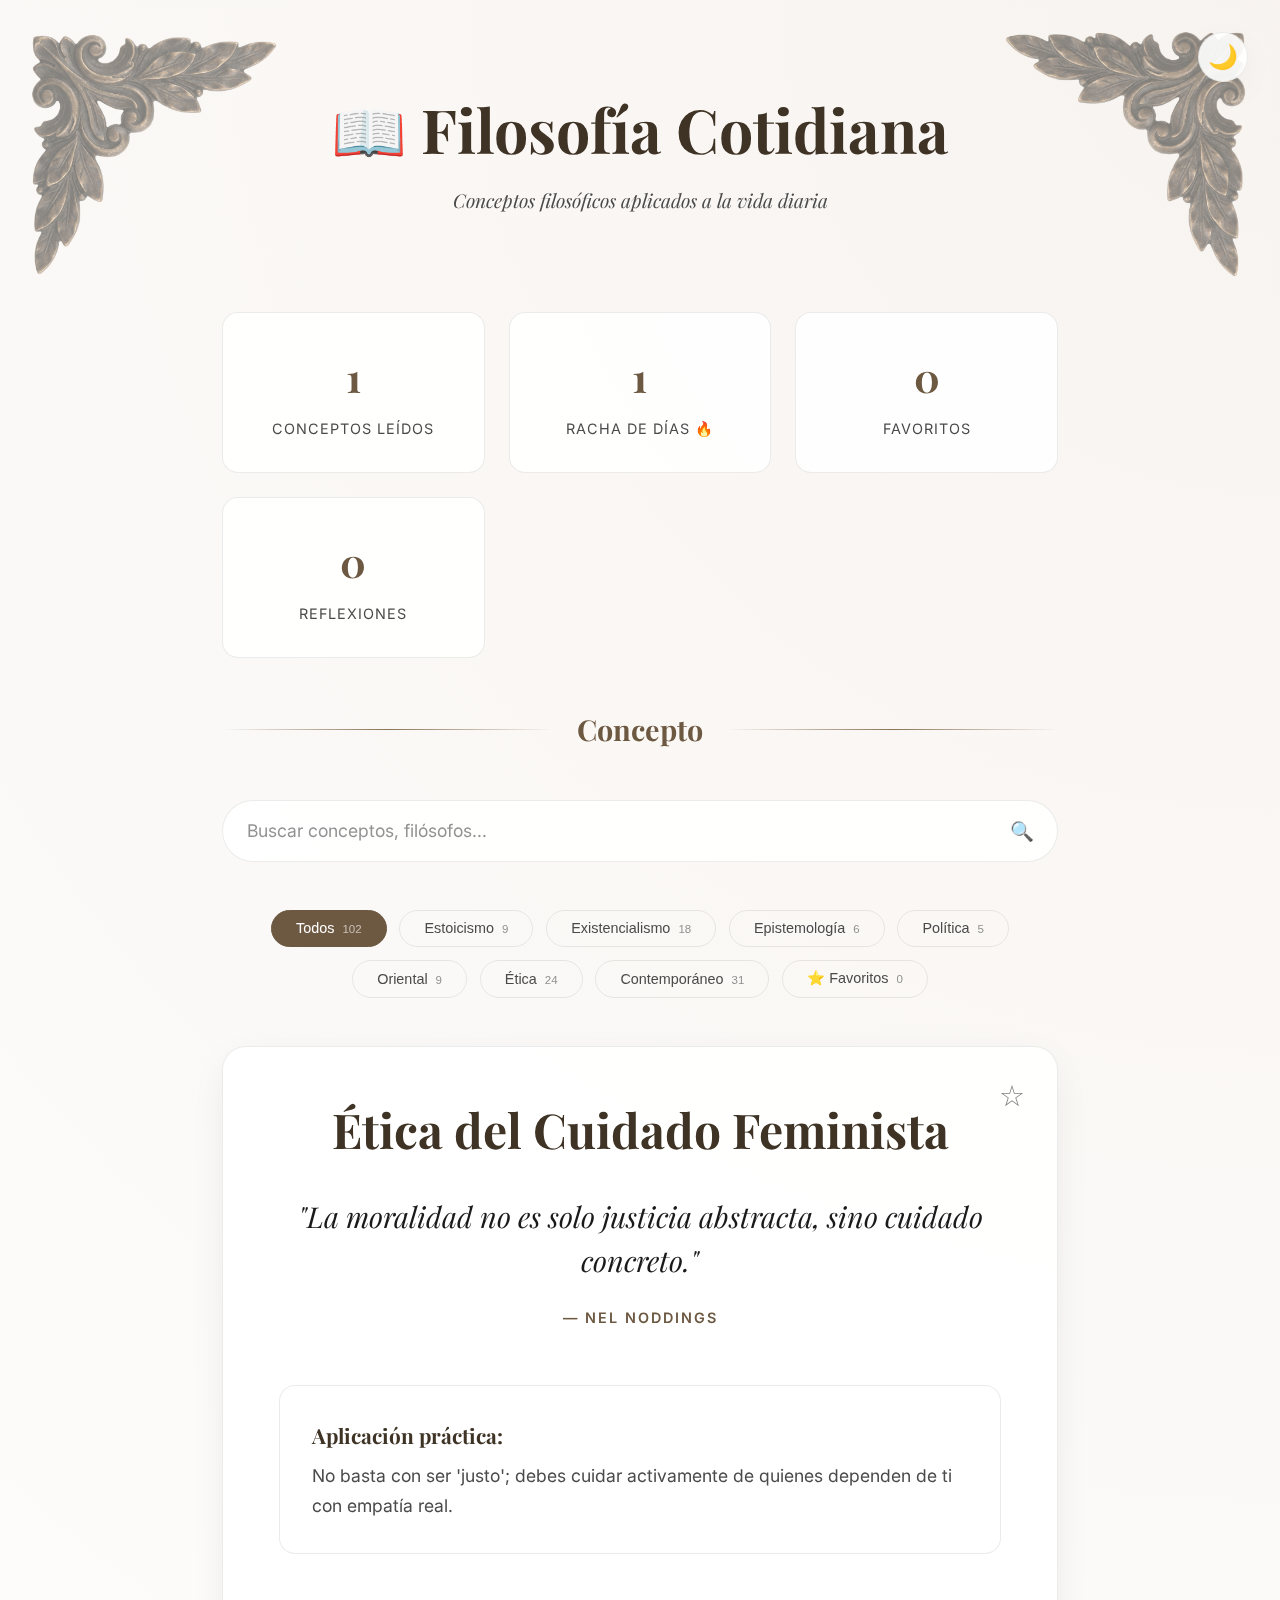
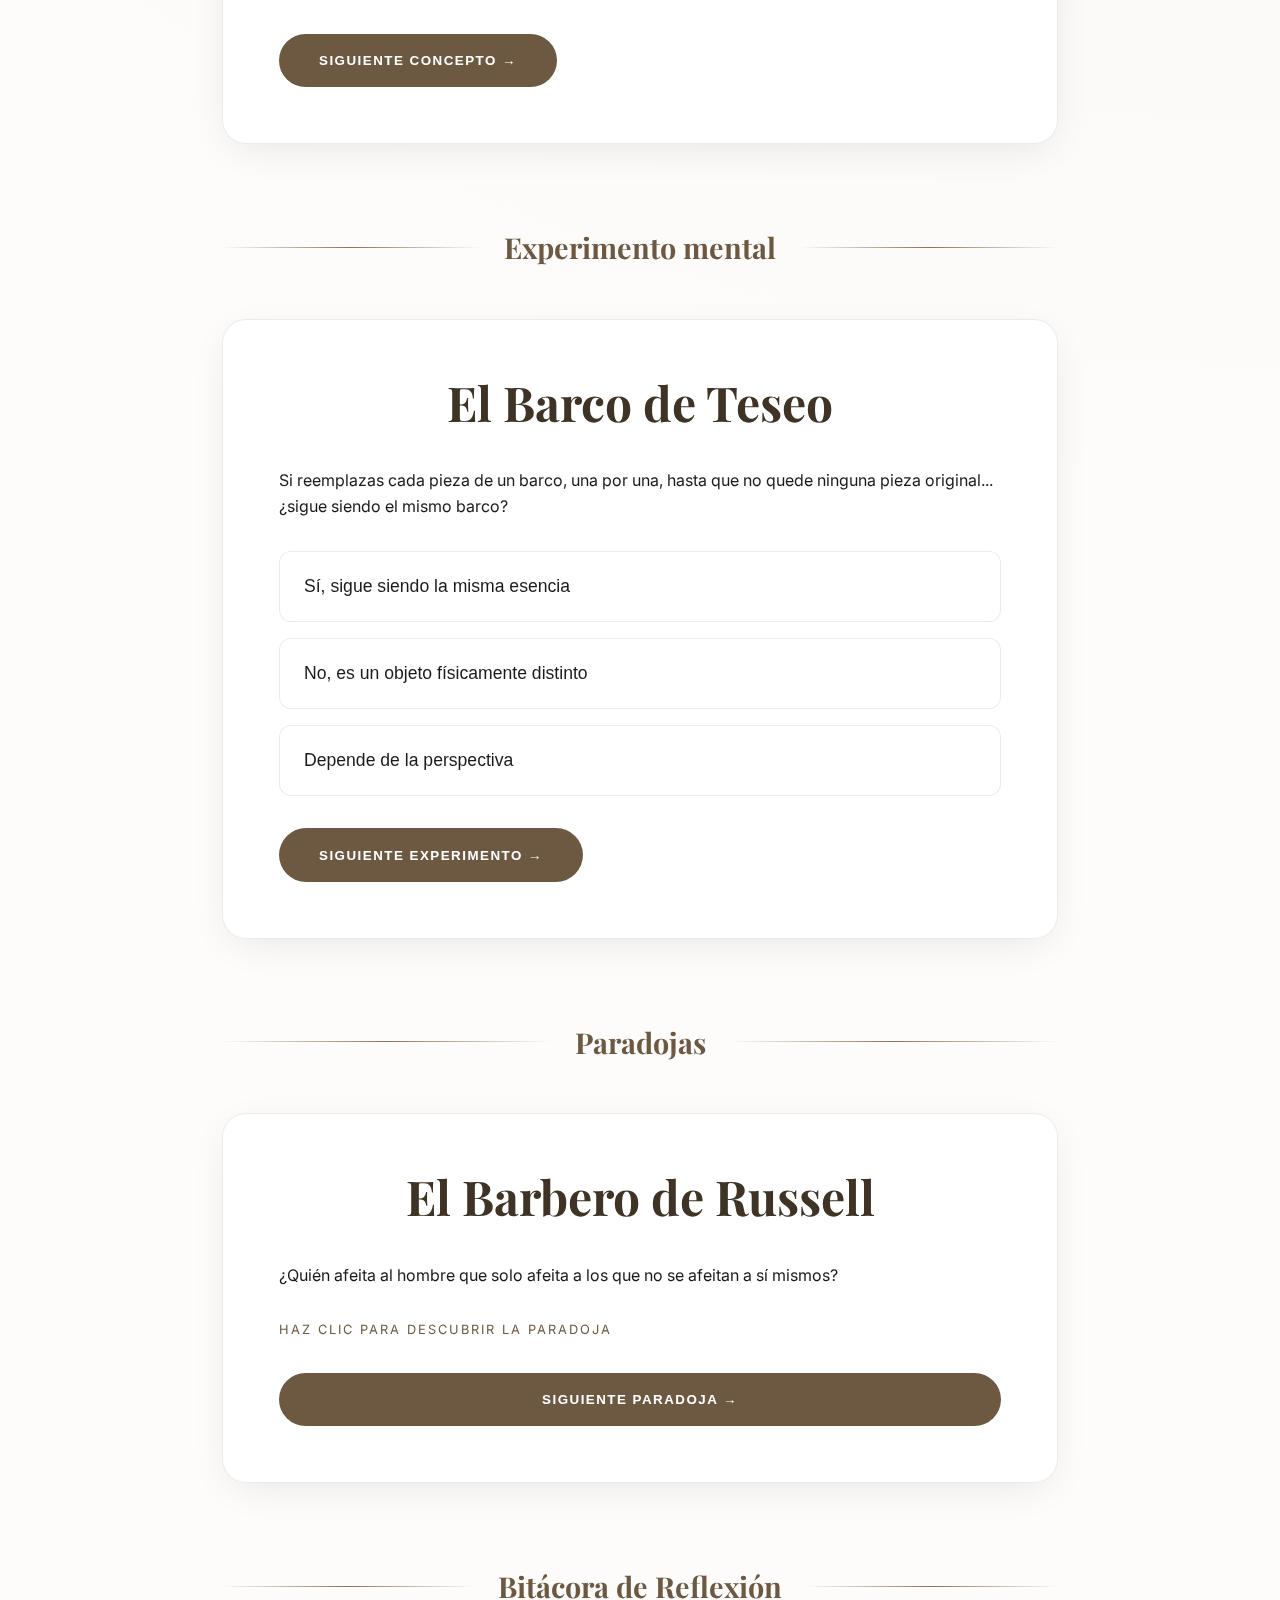
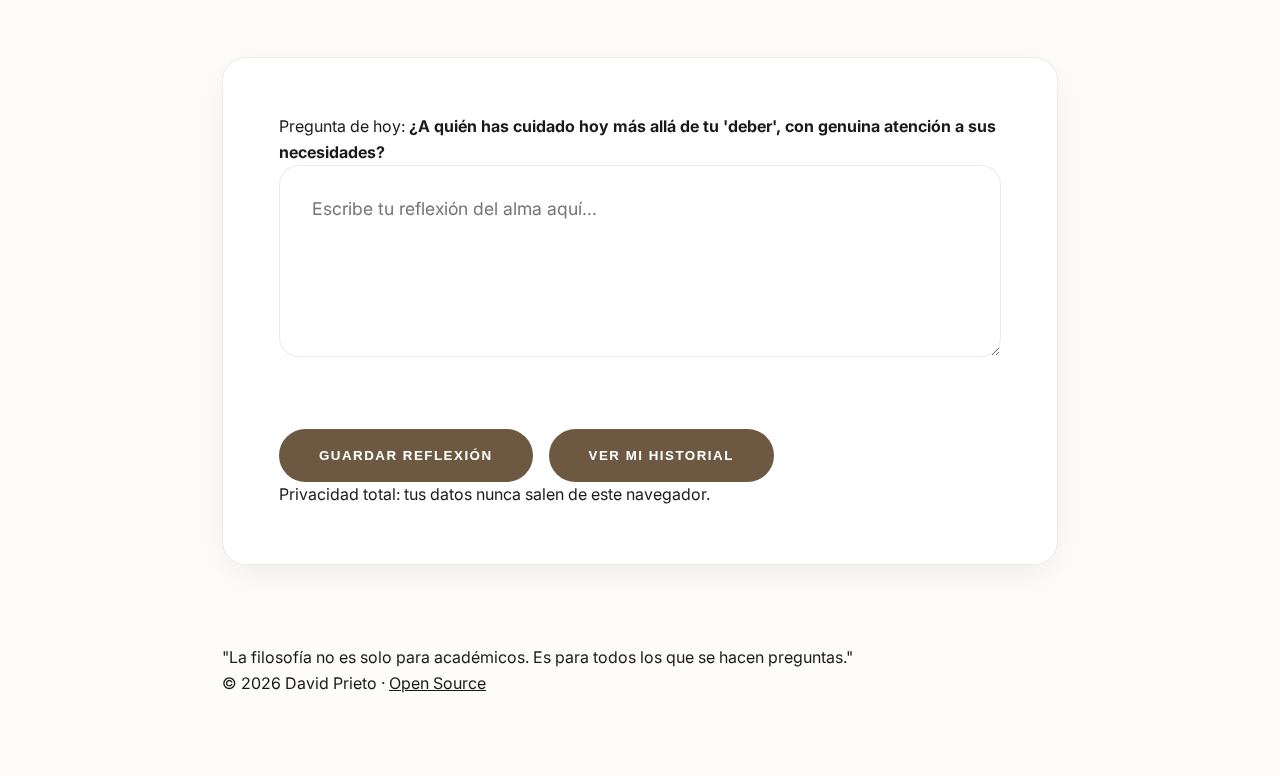
<file: index.html>
<!DOCTYPE html>
<!-- Build: 2026-01-25 23:35 -->
<html lang="es">

<head>
    <meta charset="UTF-8">
    <meta name="viewport" content="width=device-width, initial-scale=1.0">
    <meta http-equiv="Cache-Control" content="no-cache, no-store, must-revalidate">
    <meta http-equiv="Pragma" content="no-cache">
    <meta http-equiv="Expires" content="0">
    <meta name="description"
        content="Filosofía Cotidiana: Una bitácora de sabiduría práctica con más de 60 conceptos filosóficos aplicados a tu día a día.">
    <meta name="keywords" content="filosofia, estoicismo, reflexion, diario, sabiduria, educacion, gratis">
    <meta name="author" content="David Prieto">

    <!-- Open Graph / Facebook -->
    <meta property="og:type" content="website">
    <meta property="og:title" content="Filosofía Cotidiana - Sabiduría para el siglo XXI">
    <meta property="og:description"
        content="Explora más de 60 perlas de sabiduría filosófica aplicadas a la vida real.">
    <meta property="og:image" content="assets/preview.png"> <!-- In a real server this should be an absolute URL -->

    <!-- Twitter -->
    <meta property="twitter:card" content="summary_large_image">
    <meta property="twitter:title" content="Filosofía Cotidiana">
    <meta property="twitter:description" content="Reflexiones diarias para una vida con propósito.">

    <title>Filosofía Cotidiana - Reflexiones para el día a día</title>
    <link rel="icon" type="image/png" href="favicon.png">
    <link rel="stylesheet" href="css/style.css?v=20260207102100">
</head>

<body>
    <!-- Theme Toggle -->
    <button class="theme-toggle" onclick="toggleTheme()" aria-label="Cambiar tema">
        <span id="theme-icon">🌙</span>
    </button>

    <div class="container">
        <header>
            <h1>📖 Filosofía Cotidiana</h1>
            <p class="subtitle">Conceptos filosóficos aplicados a la vida diaria</p>
        </header>

        <!-- Search and Filters -->




        <!-- Stats Dashboard -->
        <div class="stats-dashboard" id="stats-dashboard" style="display: none;">
            <div class="stat-card">
                <div class="stat-value" id="stat-concepts">0</div>
                <div class="stat-label">Conceptos leídos</div>
            </div>
            <div class="stat-card">
                <div class="stat-value" id="stat-streak">0</div>
                <div class="stat-label">Racha de días 🔥</div>
            </div>
            <div class="stat-card">
                <div class="stat-value" id="stat-favorites">0</div>
                <div class="stat-label">Favoritos</div>
            </div>
            <div class="stat-card">
                <div class="stat-value" id="stat-journal">0</div>
                <div class="stat-label">Reflexiones</div>
            </div>
        </div>

        <main>

            <!-- Concepto del día -->
            <section class="daily-concept">
                <h2>Concepto</h2>

                <div class="search-container">
                    <input type="text" class="search-input" id="search-input"
                        placeholder="Buscar conceptos, filósofos..." oninput="searchConcepts()">
                    <span class="search-icon">🔍</span>
                </div>

                <div class="category-filters" id="category-filters">
                    <button class="category-btn active" onclick="showTodos()">Todos</button>
                    <button class="category-btn" onclick="showEstoicismo()">Estoicismo</button>
                    <button class="category-btn" onclick="showExistencialismo()">Existencialismo</button>
                    <button class="category-btn" onclick="showEpistemologia()">Epistemología</button>
                    <button class="category-btn" onclick="showPolitica()">Política</button>
                    <button class="category-btn" onclick="showOriental()">Oriental</button>
                    <button class="category-btn" onclick="showEtica()">Ética</button>
                    <button class="category-btn" onclick="showContemporaneo()">Contemporáneo</button>
                    <button class="category-btn" onclick="showFavoritos()">⭐ Favoritos</button>
                </div>

                <div class="glass-card" id="daily-card">
                    <h3 class="concept-title">Cargando...</h3>
                    <p class="concept-definition">
                        ...
                    </p>
                    <div class="concept-details">
                        <!-- Detalles dinámicos -->
                    </div>
                    <button class="btn-premium" onclick="nextConcept()">Siguiente concepto <span>→</span></button>
                </div>


            </section>

            <!-- Experimento mental -->
            <section class="thought-experiment" id="experiment-section">
                <h2>Experimento mental</h2>
                <div class="glass-card">
                    <h3 class="concept-title">Cargando...</h3>
                    <p class="question">...</p>
                    <div class="options">
                        <!-- Opciones dinámicas -->
                    </div>
                    <div class="answer" id="answer"
                        style="display: none; margin-top: 2rem; padding: 1.5rem; background: rgba(0,0,0,0.03); border-radius: 12px;">
                        <!-- Respuesta dinámica -->
                    </div>
                    <button class="btn-premium" onclick="nextExperiment()" style="margin-top: 2rem;">Siguiente
                        experimento <span>→</span></button>
                </div>
            </section>

            <!-- Paradojas filosóficas -->
            <section class="paradoxes" id="paradox-section">
                <h2>Paradojas</h2>
                <div class="glass-card paradox-card" onclick="toggleParadoxCard(this)">
                    <h3 class="concept-title" id="paradox-title">Cargando...</h3>
                    <p class="paradox-preview" id="paradox-preview">...</p>
                    <div class="paradox-full-content" id="paradox-content" style="display: none;">
                        <p class="explanation"><strong>Explicación:</strong> <span id="paradox-explanation">...</span>
                        </p>
                        <p class="reflection"><strong>Reflexión:</strong> <span id="paradox-reflection">...</span></p>
                        <p class="application"><strong>Aplicación:</strong> <span id="paradox-application">...</span>
                        </p>
                    </div>
                    <p class="tap-hint">Haz clic para descubrir la paradoja</p>
                    <button class="btn-premium" onclick="nextParadox(event)" style="margin-top: 2rem;">Siguiente
                        paradoja <span>→</span></button>
                </div>
            </section>

            <!-- Diario filosófico -->
            <section class="journal">
                <h2>Bitácora de Reflexión</h2>
                <div class="glass-card">
                    <p class="prompt" id="journal-prompt">Pregunta de hoy: ...</p>
                    <textarea id="journal-entry" placeholder="Escribe tu reflexión del alma aquí..."
                        rows="6"></textarea>
                    <div style="display: flex; gap: 1rem; flex-wrap: wrap;">
                        <button class="btn-premium" onclick="saveEntry()">Guardar Reflexión</button>
                        <button class="btn-premium btn-secondary" onclick="toggleHistory()">Ver mi historial</button>
                    </div>
                    <p class="note">Privacidad total: tus datos nunca salen de este navegador.</p>
                </div>

                <!-- Historial (Oculto inicialmente) -->
                <div id="history-container" class="history-section" style="display: none;">
                    <h3>Mis Reflexiones Pasadas</h3>
                    <div id="entries-list">
                        <!-- Las entradas se cargarán aquí dinámicamente -->
                    </div>
                </div>
            </section>
        </main>

        <footer>
            <p>"La filosofía no es solo para académicos. Es para todos los que se hacen preguntas."</p>
            <p class="copyright">&copy; 2026 David Prieto &middot; <a
                    href="https://github.com/damdavidprieto/FilosofiaCotidiana" target="_blank"
                    style="color: inherit; text-decoration: underline;">Open Source</a></p>
        </footer>
    </div>

    <!-- Scripts en orden de dependencia (Sin módulos para evitar CORS local) -->
    <script src="js/data_NEW.js"></script>
    <script src="js/features.js?t=20260207091900"></script>
    <script src="js/journal.js"></script>
    <script src="js/ui.js"></script>
    <script src="js/main.js"></script>
</body>

</html>
</file>
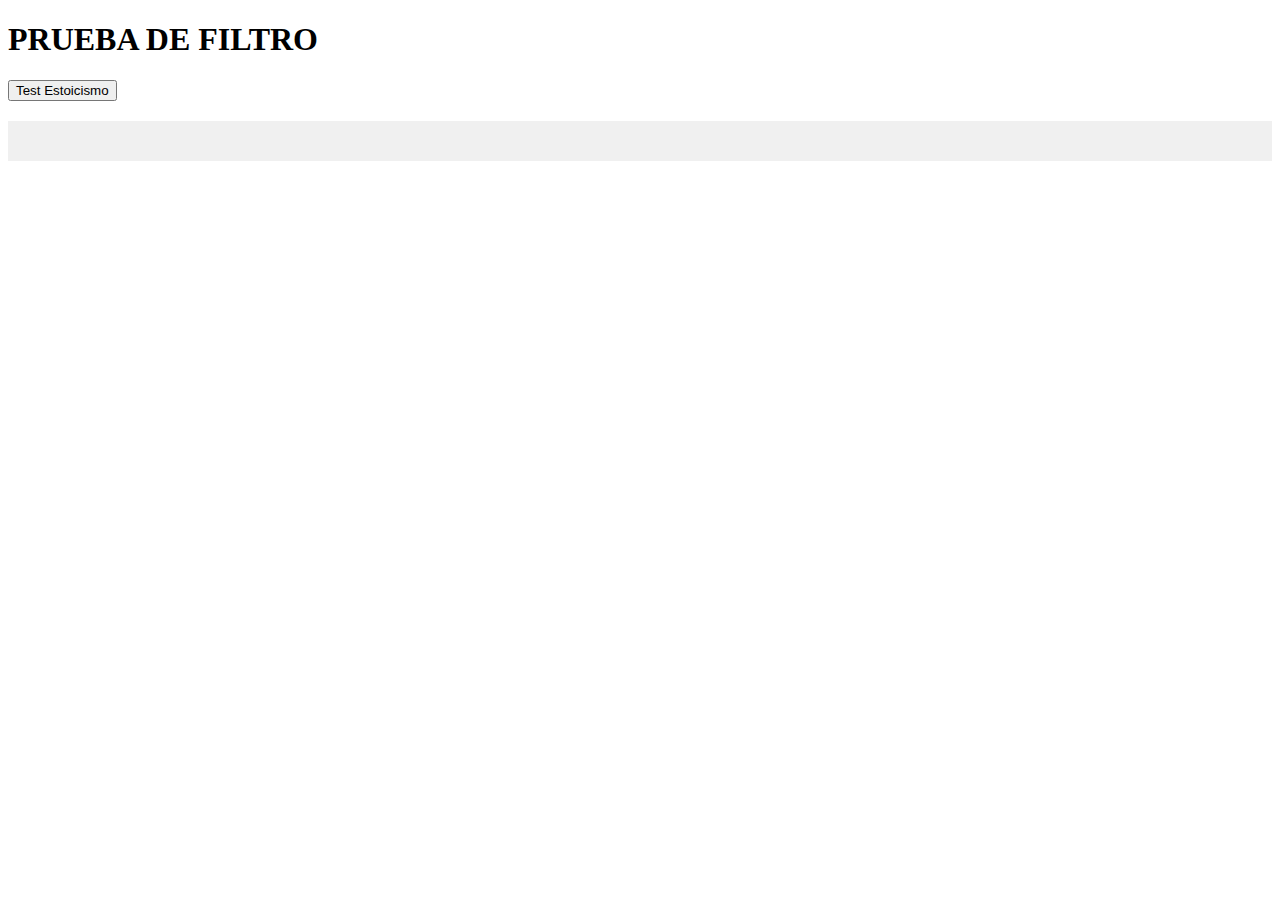
<file: PRUEBA_MINIMA.html>
<!DOCTYPE html>
<html>

<head>
    <meta charset="UTF-8">
    <title>PRUEBA MÍNIMA</title>
</head>

<body>
    <h1>PRUEBA DE FILTRO</h1>
    <button onclick="testEstoicismo()">Test Estoicismo</button>
    <div id="result" style="margin-top:20px; padding:20px; background:#f0f0f0;"></div>

    <script>
        // Mini data
        const concepts = [
            { title: "Concepto 1", category: "ESTOICISMO" },
            { title: "Concepto 2", category: "EXISTENCIALISMO" },
            { title: "Concepto 3", category: "ESTOICISMO" },
            { title: "Concepto 4", category: "ORIENTAL" }
        ];

        function testEstoicismo() {
            const filtered = concepts.filter(c => c.category === 'ESTOICISMO');
            document.getElementById('result').innerHTML =
                `<strong>Filtrados:</strong> ${filtered.length}<br>` +
                filtered.map(c => `- ${c.title}`).join('<br>');
        }
    </script>
</body>

</html>
</file>
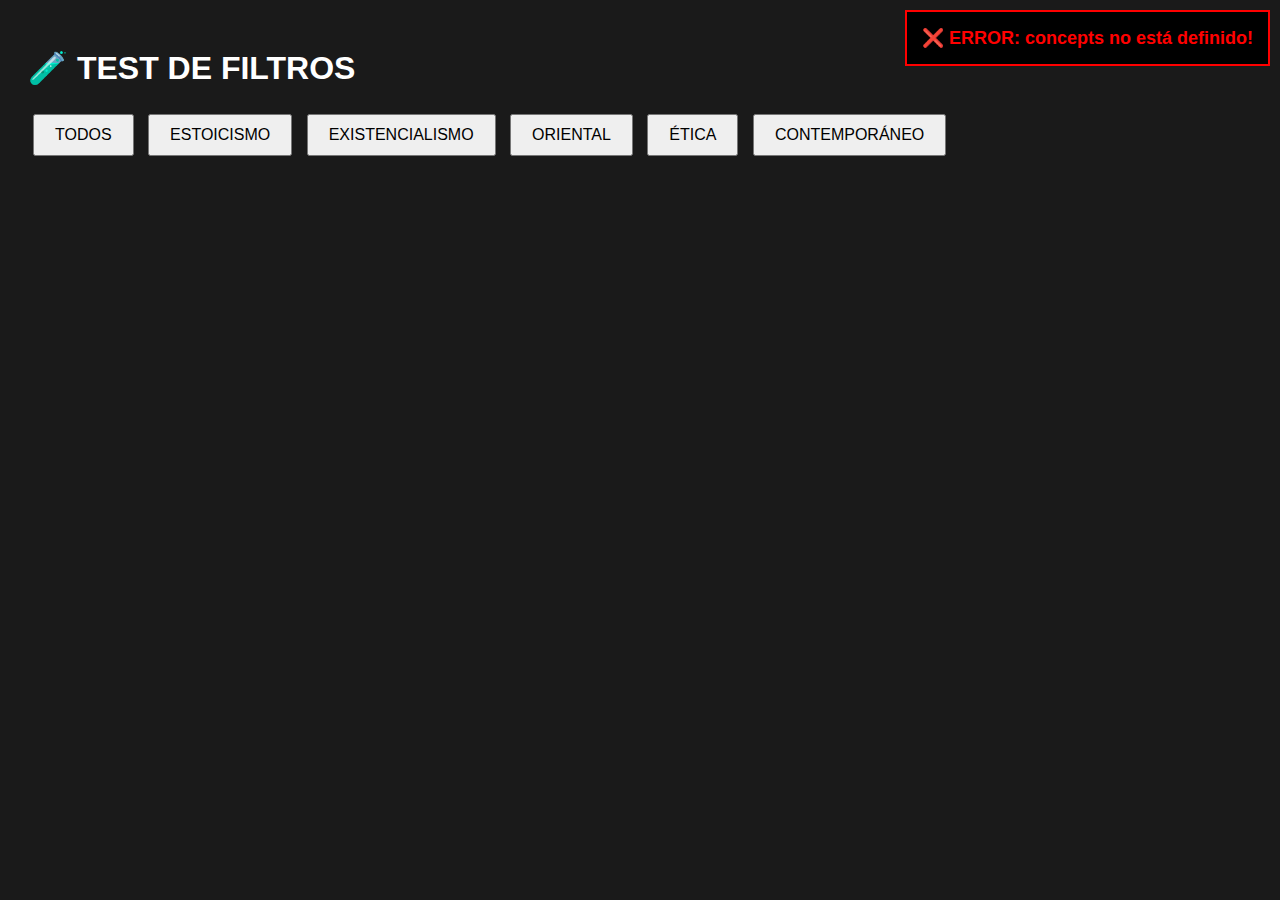
<file: test_filtros.html>
<!DOCTYPE html>
<html lang="es">

<head>
    <meta charset="UTF-8">
    <title>TEST - Filtros de Categoría</title>
    <style>
        body {
            font-family: Arial;
            padding: 20px;
            background: #1a1a1a;
            color: #fff;
        }

        button {
            padding: 10px 20px;
            margin: 5px;
            font-size: 16px;
            cursor: pointer;
        }

        .active {
            background: #0f0;
            color: #000;
            font-weight: bold;
        }

        #results {
            margin-top: 20px;
        }

        .concept-item {
            background: #333;
            padding: 10px;
            margin: 5px 0;
            border-left: 4px solid #0f0;
        }

        #debug {
            position: fixed;
            top: 10px;
            right: 10px;
            background: #000;
            border: 2px solid #f00;
            padding: 15px;
            font-size: 18px;
            font-weight: bold;
            color: #f00;
        }
    </style>
</head>

<body>
    <h1>🧪 TEST DE FILTROS</h1>
    <div id="debug">Cargando...</div>

    <div>
        <button onclick="testFilter('TODOS')" class="active">TODOS</button>
        <button onclick="testFilter('ESTOICISMO')">ESTOICISMO</button>
        <button onclick="testFilter('EXISTENCIALISMO')">EXISTENCIALISMO</button>
        <button onclick="testFilter('ORIENTAL')">ORIENTAL</button>
        <button onclick="testFilter('ETICA')">ÉTICA</button>
        <button onclick="testFilter('CONTEMPORANEO')">CONTEMPORÁNEO</button>
    </div>

    <div id="results"></div>

    <script src="js/data.js?t=20260207091900"></script>
    <script>
        // Verificar que concepts existe
        const debugDiv = document.getElementById('debug');
        const resultsDiv = document.getElementById('results');

        if (typeof concepts === 'undefined') {
            debugDiv.innerHTML = '❌ ERROR: concepts no está definido!';
            debugDiv.style.borderColor = '#f00';
        } else {
            debugDiv.innerHTML = `✅ Concepts cargados: ${concepts.length}`;
            debugDiv.style.borderColor = '#0f0';
            debugDiv.style.color = '#0f0';

            // Verificar si tienen category
            const firstWithCategory = concepts.find(c => c.category);
            if (!firstWithCategory) {
                debugDiv.innerHTML += '<br>❌ NINGÚN concepto tiene propiedad "category"!';
                debugDiv.style.color = '#f00';
            } else {
                debugDiv.innerHTML += `<br>✅ Primer category encontrado: "${firstWithCategory.category}"`;
            }
        }

        function testFilter(category) {
            // Actualizar botones
            document.querySelectorAll('button').forEach(b => b.classList.remove('active'));
            event.target.classList.add('active');

            let filtered;
            if (category === 'TODOS') {
                filtered = concepts;
            } else {
                filtered = concepts.filter(c => c.category === category);
            }

            debugDiv.innerHTML = `Categoría: ${category}<br>Encontrados: ${filtered.length} conceptos`;

            resultsDiv.innerHTML = '<h2>Resultados:</h2>';
            if (filtered.length === 0) {
                resultsDiv.innerHTML += '<p style="color: #f00; font-size: 24px;">❌ NO SE ENCONTRÓ NADA</p>';
            } else {
                filtered.forEach(c => {
                    resultsDiv.innerHTML += `<div class="concept-item">
                        <strong>${c.title}</strong> (${c.category || 'SIN CATEGORY'})
                    </div>`;
                });
            }
        }

        // Mostrar todos al cargar
        testFilter('TODOS');
    </script>
</body>

</html>
</file>
<file: css/style.css>
@import url('https://fonts.googleapis.com/css2?family=Inter:wght@300;400;600&family=Playfair+Display:ital,wght@0,400;0,700;1,400&display=swap');

:root {
    --bg-primary: #fdfcfb;
    --bg-glass: rgba(255, 255, 255, 0.9);
    --text-primary: #1a1a1a;
    --text-secondary: #4a4a4a;
    --accent: #6d5942;
    --accent-light: #8b7355;
    --accent-dark: #3e3325;
    --border-glass: rgba(0, 0, 0, 0.08);
    --shadow-soft: 0 10px 40px -10px rgba(0, 0, 0, 0.1);
    --transition: all 0.5s cubic-bezier(0.19, 1, 0.22, 1);
}

[data-theme="dark"] {
    --bg-primary: #1a1a1a;
    --bg-glass: rgba(30, 30, 30, 0.95);
    --text-primary: #e8e8e8;
    --text-secondary: #b0b0b0;
    --accent: #c9a876;
    --accent-light: #d4b88a;
    --accent-dark: #e8d4b0;
    --border-glass: rgba(255, 255, 255, 0.1);
    --shadow-soft: 0 10px 40px -10px rgba(0, 0, 0, 0.5);
}


* {
    margin: 0;
    padding: 0;
    box-sizing: border-box;
}

body {
    font-family: 'Inter', sans-serif;
    background-color: var(--bg-primary);
    background-image: radial-gradient(circle at top right, #e2d1c333, transparent 50%);
    color: var(--text-primary);
    line-height: 1.6;
    min-height: 100vh;
}

/* Fixed Corner Ornaments */
body::before,
body::after {
    content: '';
    position: fixed;
    width: 300px;
    height: 300px;
    background-image: url('../assets/corner-ornament.png');
    background-size: contain;
    background-repeat: no-repeat;
    opacity: 0.5;
    /* Good visibility */
    z-index: -1;
    pointer-events: none;
    mix-blend-mode: multiply;
}

/* Correct rotation for bottom-left ornament to fit top corners */
body::before {
    top: 0;
    left: 0;
    transform: rotate(90deg);
    /* Top-left */
}

body::after {
    top: 0;
    right: 0;
    transform: rotate(180deg);
    /* Top-right */
}

.container {
    max-width: 900px;
    margin: 0 auto;
    padding: 5rem 2rem;
}

header {
    text-align: center;
    margin-bottom: 6rem;
}

h1 {
    font-family: 'Playfair Display', serif;
    font-size: 3.8rem;
    color: var(--accent-dark);
    margin-bottom: 0.5rem;
}

.subtitle {
    font-family: 'Playfair Display', serif;
    font-style: italic;
    font-size: 1.2rem;
    color: var(--text-secondary);
}

.glass-card {
    background: var(--bg-glass);
    border: 1px solid var(--border-glass);
    border-radius: 24px;
    padding: 3.5rem;
    box-shadow: var(--shadow-soft);
    margin-bottom: 5rem;
    transition: var(--transition);
}

.glass-card:hover {
    transform: translateY(-8px);
    box-shadow: 0 20px 50px -15px rgba(0, 0, 0, 0.15);
}

h2 {
    font-family: 'Playfair Display', serif;
    font-size: 1.8rem;
    text-align: center;
    color: var(--accent);
    margin-bottom: 3rem;
    display: flex;
    align-items: center;
    gap: 1.5rem;
}

h2::before,
h2::after {
    content: '';
    flex: 1;
    height: 1px;
    background: linear-gradient(90deg, transparent, var(--accent-light), transparent);
}

.concept-title {
    font-family: 'Playfair Display', serif;
    font-size: 3rem;
    font-weight: 700;
    line-height: 1.1;
    color: var(--accent-dark);
    margin-bottom: 2.5rem;
    text-align: center;
}

.concept-quote {
    font-family: 'Playfair Display', serif;
    font-size: 1.8rem;
    font-style: italic;
    color: var(--text-primary);
    margin-bottom: 1.5rem;
    line-height: 1.5;
    text-align: center;
    position: relative;
    padding: 0 1rem;
}

.concept-philosopher {
    text-align: center;
    font-size: 0.9rem;
    text-transform: uppercase;
    letter-spacing: 2px;
    color: var(--accent);
    font-weight: 600;
    margin-bottom: 3.5rem;
    display: block;
}

.concept-details {
    background: rgba(255, 255, 255, 0.5);
    border: 1px solid var(--border-glass);
    border-radius: 16px;
    padding: 2rem;
    font-size: 1.1rem;
    color: var(--text-secondary);
    line-height: 1.7;
    position: relative;
}

.concept-details strong {
    color: var(--accent-dark);
    display: block;
    margin-bottom: 0.5rem;
    font-family: 'Playfair Display', serif;
    font-size: 1.3rem;
}

.btn-premium {
    background: var(--accent);
    color: white;
    padding: 1.2rem 2.5rem;
    border: none;
    border-radius: 100px;
    font-weight: 600;
    text-transform: uppercase;
    letter-spacing: 1.5px;
    cursor: pointer;
    transition: var(--transition);
    margin-top: 2rem;
}

.btn-premium:hover {
    background: var(--accent-dark);
    transform: scale(1.05);
}

.concept-actions {
    margin-top: 3rem !important;
}

/* Thought Experiment Options */
.options {
    display: grid;
    gap: 1rem;
    margin-top: 2rem;
}

.option-btn {
    background: white;
    border: 1px solid var(--border-glass);
    padding: 1.5rem;
    border-radius: 12px;
    cursor: pointer;
    transition: var(--transition);
    text-align: left;
    font-size: 1.1rem;
    color: var(--text-primary);
}

.option-btn:hover {
    border-color: var(--accent);
    background: #fbf9f7;
    transform: translateX(5px);
}

/* Paradox Section */
.paradox-card {
    cursor: pointer;
    min-height: 350px;
    display: flex;
    flex-direction: column;
    justify-content: center;
}

.tap-hint {
    margin-top: 2rem;
    font-size: 0.8rem;
    letter-spacing: 2px;
    color: var(--accent);
    text-transform: uppercase;
    animation: pulse 2s infinite;
}

@keyframes pulse {

    0%,
    100% {
        opacity: 0.4;
    }

    50% {
        opacity: 0.9;
    }
}

.paradox-full-content {
    margin-top: 3rem;
    padding-top: 2rem;
    border-top: 1px solid var(--border-glass);
    text-align: left;
}

.paradox-full-content p {
    margin-bottom: 1.5rem;
    line-height: 1.8;
}

.paradox-full-content strong {
    color: var(--accent-dark);
}

textarea {
    width: 100%;
    padding: 2rem;
    border-radius: 20px;
    border: 1px solid var(--border-glass);
    background: #fff;
    font-family: inherit;
    font-size: 1.1rem;
    margin-bottom: 2rem;
    resize: vertical;
}

textarea:focus {
    outline: none;
    border-color: var(--accent);
}

/* History */
.journal-entry-item {
    background: white;
    padding: 2rem;
    border-radius: 16px;
    margin-bottom: 1.5rem;
    border: 1px solid var(--border-glass);
    animation: slideIn 0.5s ease-out;
}

.entry-header {
    display: flex;
    justify-content: space-between;
    margin-bottom: 1rem;
    font-size: 0.9rem;
    color: var(--accent);
    font-weight: 600;
}

.action-link.delete {
    color: #e74c3c;
    cursor: pointer;
}

@keyframes slideIn {
    from {
        opacity: 0;
        transform: translateX(-10px);
    }

    to {
        opacity: 1;
        transform: translateX(0);
    }
}

/* ===== RESPONSIVE DESIGN ===== */

/* Mobile First - Base styles above are for mobile */

/* Small Mobile (320px - 480px) */
@media (max-width: 480px) {
    h1 {
        font-size: 2rem;
    }

    .subtitle {
        font-size: 1rem;
    }

    .container {
        padding: 3rem 1rem;
    }

    .glass-card {
        padding: 1.5rem;
        margin-bottom: 3rem;
    }

    .concept-title {
        font-size: 1.6rem;
    }

    .concept-definition {
        font-size: 1.1rem;
        padding-left: 1rem;
    }

    /* Theme toggle - smaller on mobile */
    .theme-toggle {
        top: 1rem;
        right: 1rem;
        width: 45px;
        height: 45px;
        font-size: 1.3rem;
    }

    /* Search bar - full width */
    .search-input {
        font-size: 1rem;
        padding: 1rem 2.5rem 1rem 1.2rem;
    }

    .search-icon {
        right: 1.2rem;
        font-size: 1rem;
    }

    /* Category filters - wrap better */
    .category-filters {
        gap: 0.5rem;
        margin-bottom: 2rem;
    }

    .category-btn {
        padding: 0.5rem 1rem;
        font-size: 0.8rem;
    }

    /* Stats dashboard - single column */
    .stats-dashboard {
        grid-template-columns: 1fr;
        gap: 1rem;
        margin-bottom: 2rem;
    }

    .stat-card {
        padding: 1.5rem;
    }

    .stat-value {
        font-size: 2rem;
    }

    .stat-label {
        font-size: 0.8rem;
    }

    /* Favorite button - adjust position */
    .favorite-btn {
        top: 1rem;
        right: 1rem;
        font-size: 1.5rem;
    }

    /* Buttons */
    .btn-premium {
        padding: 2rem;
        font-size: 0.85rem;
        letter-spacing: 1px;
    }

    .concept-actions {
        margin-top: 1.5rem;
    }

    /* Ornaments - hide on very small screens */
    body::before,
    body::after {
        width: 100px;
        height: 100px;
        opacity: 0.3;
    }

    /* Modal */
    .custom-modal {
        padding: 2rem;
        width: 95%;
    }

    .modal-title {
        font-size: 1.5rem;
    }

    .modal-text {
        font-size: 1rem;
    }

    .modal-btns {
        flex-direction: column;
        gap: 1rem;
    }

    .btn-modal {
        width: 100%;
    }
}

/* Tablet (481px - 768px) */
@media (min-width: 481px) and (max-width: 768px) {
    h1 {
        font-size: 2.5rem;
    }

    .container {
        padding: 4rem 2rem;
    }

    .glass-card {
        padding: 2rem;
    }

    /* Stats dashboard - 2 columns */
    .stats-dashboard {
        grid-template-columns: repeat(2, 1fr);
    }

    /* Category filters - better spacing */
    .category-filters {
        gap: 0.6rem;
    }

    body::before,
    body::after {
        width: 140px;
        height: 140px;
    }
}

/* Desktop (769px - 1024px) */
@media (min-width: 769px) and (max-width: 1024px) {
    .container {
        max-width: 800px;
    }

    /* Stats dashboard - 4 columns */
    .stats-dashboard {
        grid-template-columns: repeat(4, 1fr);
    }
}

/* Large Desktop (1025px+) */
@media (min-width: 1025px) {
    .container {
        max-width: 900px;
    }

    /* Hover effects only on desktop */
    .glass-card:hover {
        transform: translateY(-8px);
    }

    .category-btn:hover {
        transform: translateY(-2px);
    }

    .stat-card:hover {
        transform: translateY(-5px);
    }
}

/* Landscape orientation on mobile */
@media (max-height: 600px) and (orientation: landscape) {
    .container {
        padding: 2rem 1rem;
    }

    h1 {
        font-size: 2rem;
        margin-bottom: 0.3rem;
    }

    .subtitle {
        font-size: 0.9rem;
    }

    header {
        margin-bottom: 2rem;
    }

    .glass-card {
        padding: 1.5rem;
        margin-bottom: 2rem;
    }

    .stats-dashboard {
        grid-template-columns: repeat(4, 1fr);
        gap: 0.8rem;
    }

    .stat-card {
        padding: 1rem;
    }

    .stat-value {
        font-size: 1.8rem;
    }
}

/* Print styles */
@media print {

    .theme-toggle,
    .search-container,
    .category-filters,
    .stats-dashboard,
    .favorite-btn,
    .btn-premium {
        display: none !important;
    }

    body::before,
    body::after {
        display: none;
    }

    .glass-card {
        break-inside: avoid;
        box-shadow: none;
        border: 1px solid #ccc;
    }
}

/* Premium Notifications & Modals */
.toast {
    position: fixed;
    bottom: 30px;
    left: 50%;
    transform: translateX(-50%) translateY(100px);
    background: var(--accent-dark);
    color: white;
    padding: 1rem 2.5rem;
    border-radius: 100px;
    box-shadow: 0 15px 35px rgba(0, 0, 0, 0.2);
    z-index: 4000;
    font-weight: 600;
    letter-spacing: 1px;
    transition: var(--transition);
    opacity: 0;
    pointer-events: none;
}

.toast.show {
    transform: translateX(-50%) translateY(0);
    opacity: 1;
}

.modal-overlay {
    position: fixed;
    top: 0;
    left: 0;
    width: 100%;
    height: 100%;
    background: rgba(46, 38, 28, 0.4);
    backdrop-filter: blur(8px);
    display: flex;
    align-items: center;
    justify-content: center;
    z-index: 5000;
    opacity: 0;
    visibility: hidden;
    transition: var(--transition);
}

.modal-overlay.show {
    opacity: 1;
    visibility: visible;
}

.custom-modal {
    background: white;
    padding: 3.5rem;
    border-radius: 28px;
    max-width: 480px;
    width: 90%;
    text-align: center;
    box-shadow: 0 30px 60px -12px rgba(0, 0, 0, 0.3);
    background-image: radial-gradient(circle at top right, #fbf9f7, transparent);
    transform: scale(0.85);
    transition: var(--transition);
}

.modal-overlay.show .custom-modal {
    transform: scale(1);
}

.modal-title {
    font-family: 'Playfair Display', serif;
    font-size: 2rem;
    color: var(--accent-dark);
    margin-bottom: 1.2rem;
}

.modal-text {
    color: var(--text-secondary);
    margin-bottom: 3rem;
    font-size: 1.15rem;
    line-height: 1.6;
}

.modal-btns {
    display: flex;
    gap: 1.5rem;
    justify-content: center;
}

.btn-modal {
    padding: 1rem 2.5rem;
    border-radius: 100px;
    border: none;
    cursor: pointer;
    font-weight: 600;
    transition: var(--transition);
    text-transform: uppercase;
    letter-spacing: 1px;
    font-size: 0.9rem;
}

.btn-modal.confirm {
    background: #c0392b;
    color: white;
}

.btn-modal.confirm:hover {
    background: #a93226;
    transform: translateY(-2px);
}

.btn-modal.cancel {
    background: #f0f0f0;
    color: var(--text-secondary);
}

.btn-modal.cancel:hover {
    background: #e5e5e5;
}

/* Theme Toggle */
.theme-toggle {
    position: fixed;
    top: 2rem;
    right: 2rem;
    background: var(--bg-glass);
    border: 1px solid var(--border-glass);
    border-radius: 50%;
    width: 50px;
    height: 50px;
    display: flex;
    align-items: center;
    justify-content: center;
    cursor: pointer;
    transition: var(--transition);
    box-shadow: var(--shadow-soft);
    z-index: 1000;
    font-size: 1.5rem;
}

.theme-toggle:hover {
    transform: scale(1.1) rotate(15deg);
}

/* Search Bar */
.search-container {
    margin-bottom: 3rem;
    position: relative;
}

.search-input {
    width: 100%;
    padding: 1.2rem 3rem 1.2rem 1.5rem;
    border-radius: 100px;
    border: 1px solid var(--border-glass);
    background: var(--bg-glass);
    font-family: inherit;
    font-size: 1.1rem;
    color: var(--text-primary);
    transition: var(--transition);
}

.search-input:focus {
    outline: none;
    border-color: var(--accent);
    box-shadow: 0 0 0 3px rgba(109, 89, 66, 0.1);
}

.search-input::placeholder {
    color: var(--text-secondary);
    opacity: 0.6;
}

.search-icon {
    position: absolute;
    right: 1.5rem;
    top: 50%;
    transform: translateY(-50%);
    color: var(--accent);
    font-size: 1.2rem;
    pointer-events: none;
}

/* Category Filters */
.category-filters {
    display: flex;
    gap: 0.8rem;
    flex-wrap: wrap;
    justify-content: center;
    margin-bottom: 3rem;
}

.category-btn {
    padding: 0.6rem 1.5rem;
    border-radius: 100px;
    border: 1px solid var(--border-glass);
    background: transparent;
    color: var(--text-secondary);
    cursor: pointer;
    transition: var(--transition);
    font-size: 0.9rem;
    font-weight: 500;
}

.category-btn:hover,
.category-btn.active {
    background: var(--accent);
    color: white;
    border-color: var(--accent);
}

/* Favorite Button */
.favorite-btn {
    position: absolute;
    top: 2rem;
    right: 2rem;
    background: none;
    border: none;
    font-size: 1.8rem;
    cursor: pointer;
    transition: var(--transition);
    opacity: 0.5;
}

.favorite-btn:hover {
    opacity: 1;
    transform: scale(1.2);
}

.favorite-btn.favorited {
    opacity: 1;
    color: #f39c12;
}

/* Stats Dashboard */
.stats-dashboard {
    display: grid;
    grid-template-columns: repeat(auto-fit, minmax(200px, 1fr));
    gap: 1.5rem;
    margin-bottom: 3rem;
}

.stat-card {
    background: var(--bg-glass);
    border: 1px solid var(--border-glass);
    border-radius: 16px;
    padding: 2rem;
    text-align: center;
    transition: var(--transition);
}

.stat-card:hover {
    transform: translateY(-5px);
    box-shadow: var(--shadow-soft);
}

.stat-value {
    font-size: 2.5rem;
    font-weight: 700;
    color: var(--accent);
    font-family: 'Playfair Display', serif;
}

.stat-label {
    font-size: 0.9rem;
    color: var(--text-secondary);
    text-transform: uppercase;
    letter-spacing: 1px;
    margin-top: 0.5rem;
}

/* Concept Card Position Relative for Favorite Button */
.glass-card {
    position: relative;
}

/* Smooth transitions for theme change */
* {
    transition: background-color 0.3s ease, color 0.3s ease, border-color 0.3s ease;
}

/* Experiment Results - New Layout */
.experiment-result {
    margin-top: 2rem;
    animation: fadeIn 0.5s ease-out;
    display: flex;
    flex-direction: column;
    gap: 1.5rem;
}

.result-block {
    background: rgba(255, 255, 255, 0.6);
    border: 1px solid var(--border-glass);
    border-radius: 16px;
    padding: 1.5rem;
    position: relative;
    transition: var(--transition);
}

.result-block:hover {
    background: rgba(255, 255, 255, 0.9);
    transform: translateY(-2px);
    box-shadow: 0 5px 15px rgba(0, 0, 0, 0.05);
}

.result-block h4 {
    color: var(--accent-dark);
    font-family: 'Playfair Display', serif;
    font-size: 1.3rem;
    margin-bottom: 0.8rem;
    border-bottom: 1px solid var(--border-glass);
    padding-bottom: 0.5rem;
}

.result-block p {
    color: var(--text-secondary);
    font-size: 1.05rem;
    line-height: 1.6;
}

/* Specific styling for types */
.result-block.reflection {
    border-left: 4px solid var(--accent);
}

.result-block.application {
    border-left: 4px solid var(--accent-light);
}

@keyframes fadeIn {
    from {
        opacity: 0;
        transform: translateY(10px);
    }

    to {
        opacity: 1;
        transform: translateY(0);
    }
}
</file>
